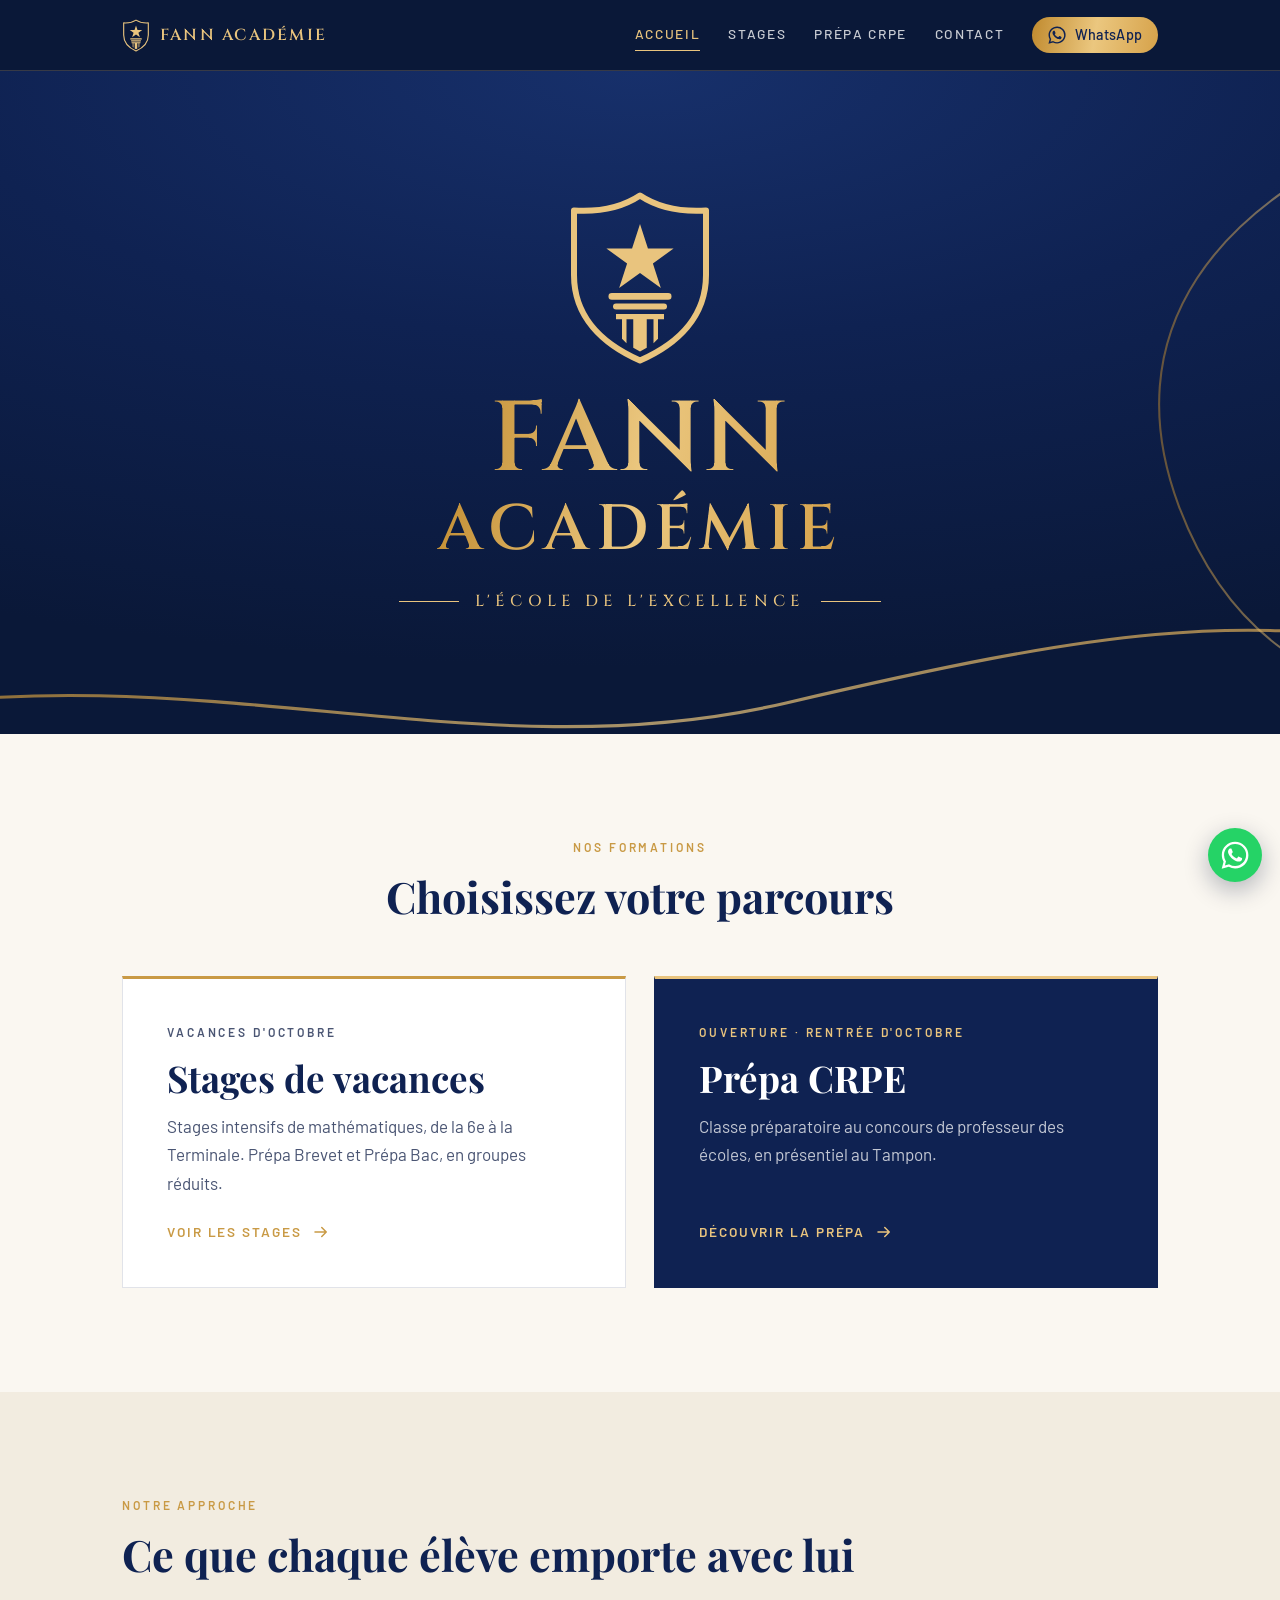
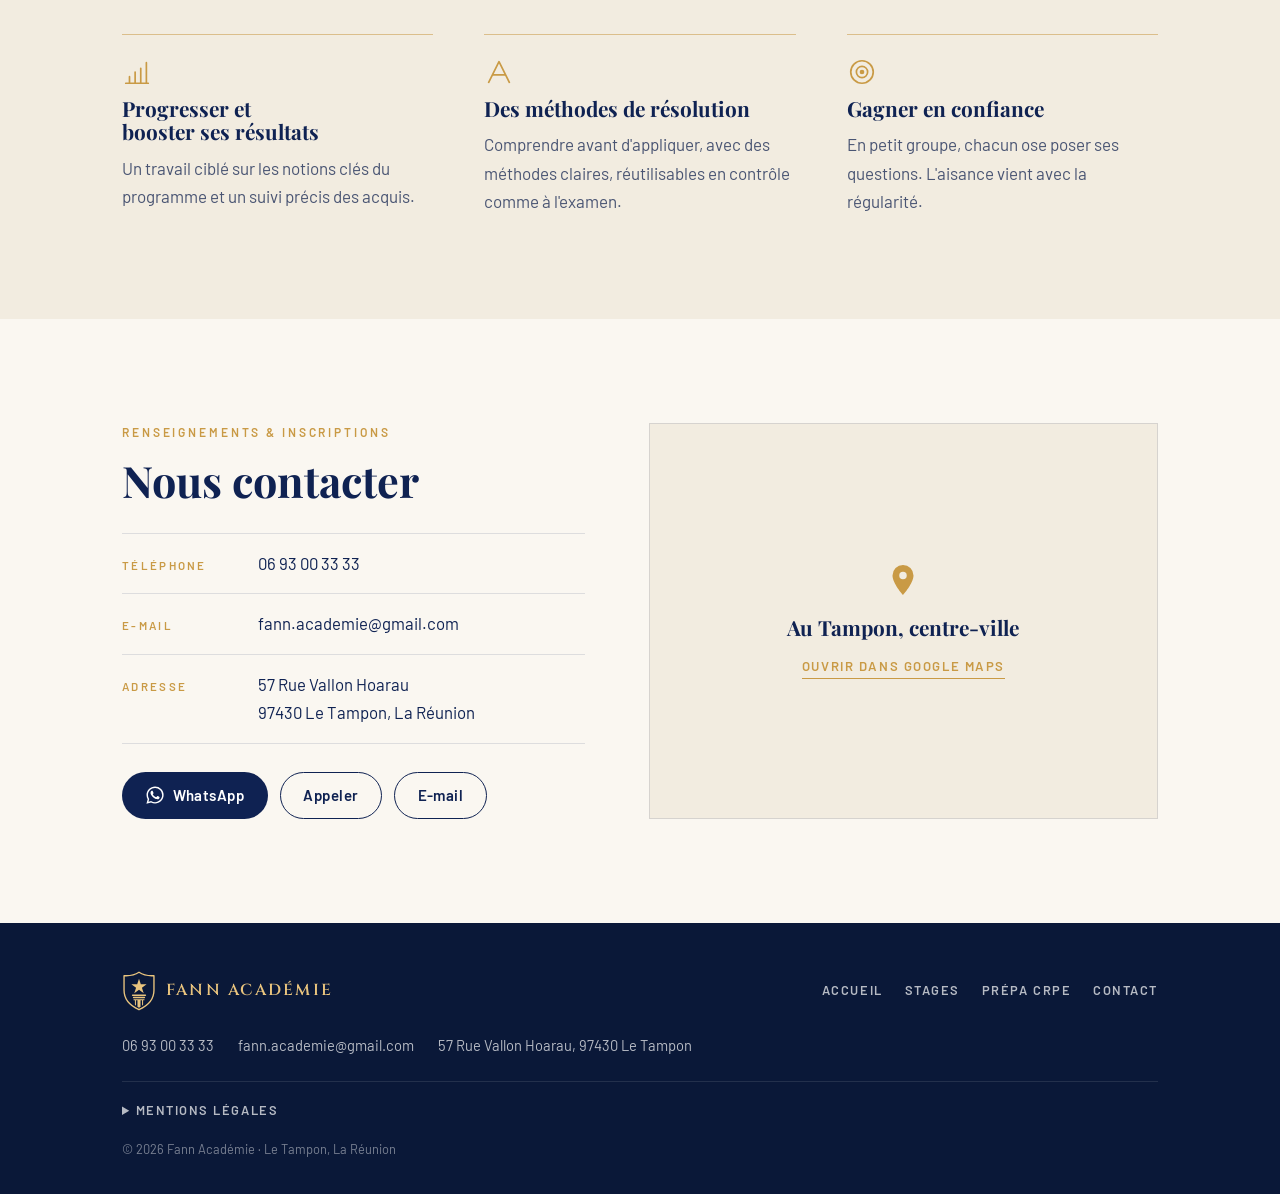
<file: index.html>
<!doctype html>
<html lang="fr">
<head>
<meta charset="utf-8">
<meta name="viewport" content="width=device-width, initial-scale=1, viewport-fit=cover">
<title>Fann Académie</title>
<meta name="description" content="Fann Académie au Tampon : stages de mathématiques pendant les vacances et classe préparatoire au CRPE.">
<meta name="theme-color" content="#0A1838">
<meta property="og:title" content="Fann Académie">
<meta property="og:description" content="Fann Académie au Tampon : stages de mathématiques pendant les vacances et classe préparatoire au CRPE.">
<link rel="icon" type="image/svg+xml" href="favicon.svg">
<link rel="preconnect" href="https://fonts.googleapis.com">
<link rel="preconnect" href="https://fonts.gstatic.com" crossorigin>
<link rel="stylesheet" href="https://fonts.googleapis.com/css2?family=Cinzel:wght@500;600&family=Playfair+Display:wght@700&family=Barlow:wght@400;500;600&display=swap">
<link rel="stylesheet" href="style.css">
</head>
<body>
<svg width="0" height="0" style="position:absolute" aria-hidden="true">
<defs><linearGradient id="g-gold" x1="0" y1="0" x2="1" y2="0"><stop offset="0" stop-color="#C08A2E"/><stop offset=".5" stop-color="#EBC77F"/><stop offset="1" stop-color="#D6A24A"/></linearGradient></defs>
<symbol id="logo" viewBox="0 0 100 116"><path d="M50 3 C38 11 22 14 6 13 V56 C6 84 25 102 50 113 C75 102 94 84 94 56 V13 C78 14 62 11 50 3 Z" fill="none" stroke="currentColor" stroke-width="4" stroke-linejoin="round"/><path d="M50 22 l5.3 16.3 h17.1 l-13.8 10 5.3 16.3 L50 54.6 36.1 64.6 l5.3-16.3 -13.8-10 h17.1 Z" fill="currentColor"/><rect x="29" y="68" width="42" height="4.5" rx="2.2" fill="currentColor"/><rect x="32" y="75" width="36" height="4" rx="2" fill="currentColor"/><path d="M34 82 h32 v3.5 h-4 v13 l-3 3 v-16 h-4.5 v19 l-4.5 2.5 -4.5-2.5 v-19 H41 v16 l-3-3 v-13 h-4 Z" fill="currentColor"/></symbol>
<symbol id="wa" viewBox="0 0 24 24"><path fill="currentColor" d="M17.47 14.38c-.3-.15-1.75-.86-2.02-.96-.27-.1-.47-.15-.67.15-.2.3-.77.96-.94 1.16-.17.2-.35.22-.64.07-.3-.15-1.25-.46-2.38-1.47-.88-.79-1.47-1.76-1.65-2.06-.17-.3-.02-.46.13-.6.13-.14.3-.35.45-.52.15-.17.2-.3.3-.5.1-.2.05-.37-.03-.52-.07-.15-.67-1.6-.92-2.2-.24-.58-.49-.5-.67-.5h-.57c-.2 0-.52.07-.8.37-.27.3-1.04 1.02-1.04 2.48s1.07 2.88 1.21 3.08c.15.2 2.1 3.2 5.08 4.49.71.31 1.26.49 1.7.63.71.22 1.36.19 1.87.12.57-.09 1.75-.72 2-1.41.25-.7.25-1.29.17-1.41-.07-.12-.27-.2-.57-.35M12.05 21.5h-.01a9.4 9.4 0 0 1-4.8-1.31l-.34-.2-3.57.93.95-3.48-.22-.36a9.4 9.4 0 0 1-1.44-5.02c0-5.2 4.24-9.44 9.45-9.44a9.38 9.38 0 0 1 9.44 9.45c0 5.2-4.24 9.43-9.44 9.43m8.04-17.47A11.3 11.3 0 0 0 12.05.7C5.78.7.68 5.8.68 12.06c0 2 .52 3.96 1.52 5.68L.58 23.7l6.1-1.6a11.33 11.33 0 0 0 5.43 1.38h.01c6.26 0 11.36-5.1 11.37-11.37 0-3.03-1.18-5.89-3.32-8.03"/></symbol>
<symbol id="arrow" viewBox="0 0 24 24"><path d="M4 12h15M13 6l6 6-6 6" fill="none" stroke="currentColor" stroke-width="2" stroke-linecap="round" stroke-linejoin="round"/></symbol>
<symbol id="pin" viewBox="0 0 24 24"><path fill="currentColor" d="M12 2a7 7 0 0 0-7 7c0 5.2 7 13 7 13s7-7.8 7-13a7 7 0 0 0-7-7zm0 9.5A2.5 2.5 0 1 1 12 6.5a2.5 2.5 0 0 1 0 5z"/></symbol>
</svg>
<header class="top"><div class="wrap">
<a class="brand" href="index.html" aria-label="Fann Académie, accueil"><svg><use href="#logo"/></svg><b>FANN ACADÉMIE</b></a>
<button class="menu-btn" id="menu-btn" aria-expanded="false" aria-controls="nav">Menu</button>
<nav class="nav" id="nav">
<a href="index.html" aria-current="page">Accueil</a>
<a href="stages.html">Stages</a>
<a href="prepa-crpe.html">Prépa CRPE</a>
<a href="index.html#contact">Contact</a>
<a class="btn btn-gold" href="https://wa.me/262693003333" target="_blank" rel="noopener"><svg><use href="#wa"/></svg>WhatsApp</a>
</nav></div></header>
<main>
<section class="hero" aria-label="Fann Académie">
<svg class="swoosh" viewBox="0 0 1440 640" preserveAspectRatio="xMidYMid slice" aria-hidden="true"><g fill="none" stroke="url(#g-gold)" stroke-linecap="round">
<path d="M-40 620 C 300 560, 560 680, 860 610 S 1300 520, 1500 560" stroke-width="3" opacity=".7"/>
<path d="M1500 40 C 1260 120, 1180 260, 1240 420 S 1420 600, 1500 620" stroke-width="2" opacity=".5"/>
</g></svg>
<div class="wrap lockup">
<svg class="shield" viewBox="0 0 100 116" role="img" aria-label="Logo Fann Académie"><use href="#logo"/></svg>
<h1><span>FANN</span><span>ACADÉMIE</span></h1>
<p class="motto ruled">L'ÉCOLE DE L'EXCELLENCE</p>
</div>
</section>

<section aria-labelledby="f-title">
<div class="wrap">
<div class="sec-head center"><p class="eyebrow">Nos formations</p><h2 id="f-title">Choisissez votre parcours</h2></div>
<div class="choices">
<a class="choice" href="stages.html">
<p class="eyebrow">Vacances d'octobre</p>
<h3>Stages de vacances</h3>
<p>Stages intensifs de mathématiques, de la 6e à la Terminale. Prépa Brevet et Prépa Bac, en groupes réduits.</p>
<span class="go">Voir les stages <svg><use href="#arrow"/></svg></span>
</a>
<a class="choice dark" href="prepa-crpe.html">
<p class="eyebrow">Ouverture · Rentrée d'octobre</p>
<h3>Prépa CRPE</h3>
<p>Classe préparatoire au concours de professeur des écoles, en présentiel au Tampon.</p>
<span class="go">Découvrir la prépa <svg><use href="#arrow"/></svg></span>
</a>
</div>
</div>
</section>

<section class="approach" aria-labelledby="a-title">
<div class="wrap">
<div class="sec-head"><p class="eyebrow">Notre approche</p><h2 id="a-title">Ce que chaque élève emporte avec lui</h2></div>
<div class="trio">
<div><svg viewBox="0 0 32 32" fill="none" stroke="currentColor" stroke-width="1.8" stroke-linecap="round"><path d="M4 28h24M8 28v-7M14 28V16M20 28V12M26 28V6"/></svg><h3>Progresser et booster ses résultats</h3><p>Un travail ciblé sur les notions clés du programme et un suivi précis des acquis.</p></div>
<div><svg viewBox="0 0 32 32" fill="none" stroke="currentColor" stroke-width="1.8" stroke-linecap="round" stroke-linejoin="round"><path d="M5 27 L16 5 27 27"/><path d="M9.5 19h13"/></svg><h3>Des méthodes de résolution</h3><p>Comprendre avant d'appliquer, avec des méthodes claires, réutilisables en contrôle comme à l'examen.</p></div>
<div><svg viewBox="0 0 32 32" fill="none" stroke="currentColor" stroke-width="1.8"><circle cx="16" cy="16" r="12"/><circle cx="16" cy="16" r="6"/><circle cx="16" cy="16" r="1.6" fill="currentColor"/></svg><h3>Gagner en confiance</h3><p>En petit groupe, chacun ose poser ses questions. L'aisance vient avec la régularité.</p></div>
</div>
</div>
</section>

<section id="contact" aria-labelledby="c-title">
<div class="wrap contact-grid">
<div>
<p class="eyebrow">Renseignements &amp; inscriptions</p>
<h2 id="c-title" style="margin-top:14px">Nous contacter</h2>
<dl class="coords">
<div class="coord"><dt>Téléphone</dt><dd><a href="tel:+262693003333">06 93 00 33 33</a></dd></div>
<div class="coord"><dt>E-mail</dt><dd><a href="mailto:fann.academie@gmail.com">fann.academie@gmail.com</a></dd></div>
<div class="coord"><dt>Adresse</dt><dd>57 Rue Vallon Hoarau<br>97430 Le Tampon, La Réunion</dd></div>
</dl>
<div class="ctas"><a class="btn btn-navy" href="https://wa.me/262693003333" target="_blank" rel="noopener"><svg><use href="#wa"/></svg>WhatsApp</a><a class="btn btn-line" href="tel:+262693003333">Appeler</a><a class="btn btn-line" href="mailto:fann.academie@gmail.com">E-mail</a></div>
</div>
<div class="map" id="map"><div class="map-fallback"><svg><use href="#pin"/></svg><p>Au Tampon, centre-ville</p><a href="https://www.google.com/maps/search/?api=1&amp;query=57+Rue+Vallon+Hoarau+97430+Le+Tampon" target="_blank" rel="noopener">Ouvrir dans Google Maps</a></div></div>
</div>
</section>
</main>
<footer><div class="wrap">
<div class="row">
<a class="brand" href="index.html"><svg><use href="#logo"/></svg><b>FANN ACADÉMIE</b></a>
<nav><a href="index.html">Accueil</a><a href="stages.html">Stages</a><a href="prepa-crpe.html">Prépa CRPE</a><a href="index.html#contact">Contact</a></nav>
</div>
<p class="contact-line"><a href="tel:+262693003333">06 93 00 33 33</a><a href="mailto:fann.academie@gmail.com">fann.academie@gmail.com</a><span>57 Rue Vallon Hoarau, 97430 Le Tampon</span></p>
<details><summary>Mentions légales</summary>
<p>Éditeur : Fann Académie, 57 Rue Vallon Hoarau, 97430 Le Tampon, La Réunion. Contact : fann.academie@gmail.com, 06 93 00 33 33. Numéro SIRET : en cours d'attribution.</p>
<p>Hébergement : GitHub Pages, GitHub Inc., 88 Colin P. Kelly Jr Street, San Francisco, CA 94107, États-Unis.</p>
<p>Ce site ne dépose aucun cookie de mesure d'audience. Les informations transmises par téléphone, e-mail ou WhatsApp servent uniquement à répondre à vos demandes.</p>
</details>
<p class="copy">© 2026 Fann Académie · Le Tampon, La Réunion</p>
</div></footer>
<a class="wa-float" href="https://wa.me/262693003333" target="_blank" rel="noopener" aria-label="Nous écrire sur WhatsApp"><svg><use href="#wa"/></svg></a>
<script>
(function(){
var b=document.getElementById('menu-btn'),n=document.getElementById('nav');
b.addEventListener('click',function(){var o=n.classList.toggle('open');b.setAttribute('aria-expanded',o)});
n.querySelectorAll('a').forEach(function(a){a.addEventListener('click',function(){n.classList.remove('open');b.setAttribute('aria-expanded',false)})});
var m=document.getElementById('map');
if(m&&(/fann-academie|github\.io|localhost|127\.0\.0\.1/.test(location.hostname)||location.protocol==='file:')){
var f=document.createElement('iframe');f.src='https://maps.google.com/maps?q=57%20Rue%20Vallon%20Hoarau%2C%2097430%20Le%20Tampon&z=16&output=embed';
f.title="Plan d'accès Fann Académie";f.loading='lazy';f.referrerPolicy='no-referrer-when-downgrade';m.appendChild(f);}
})();
</script>
</body>
</html>
</file>
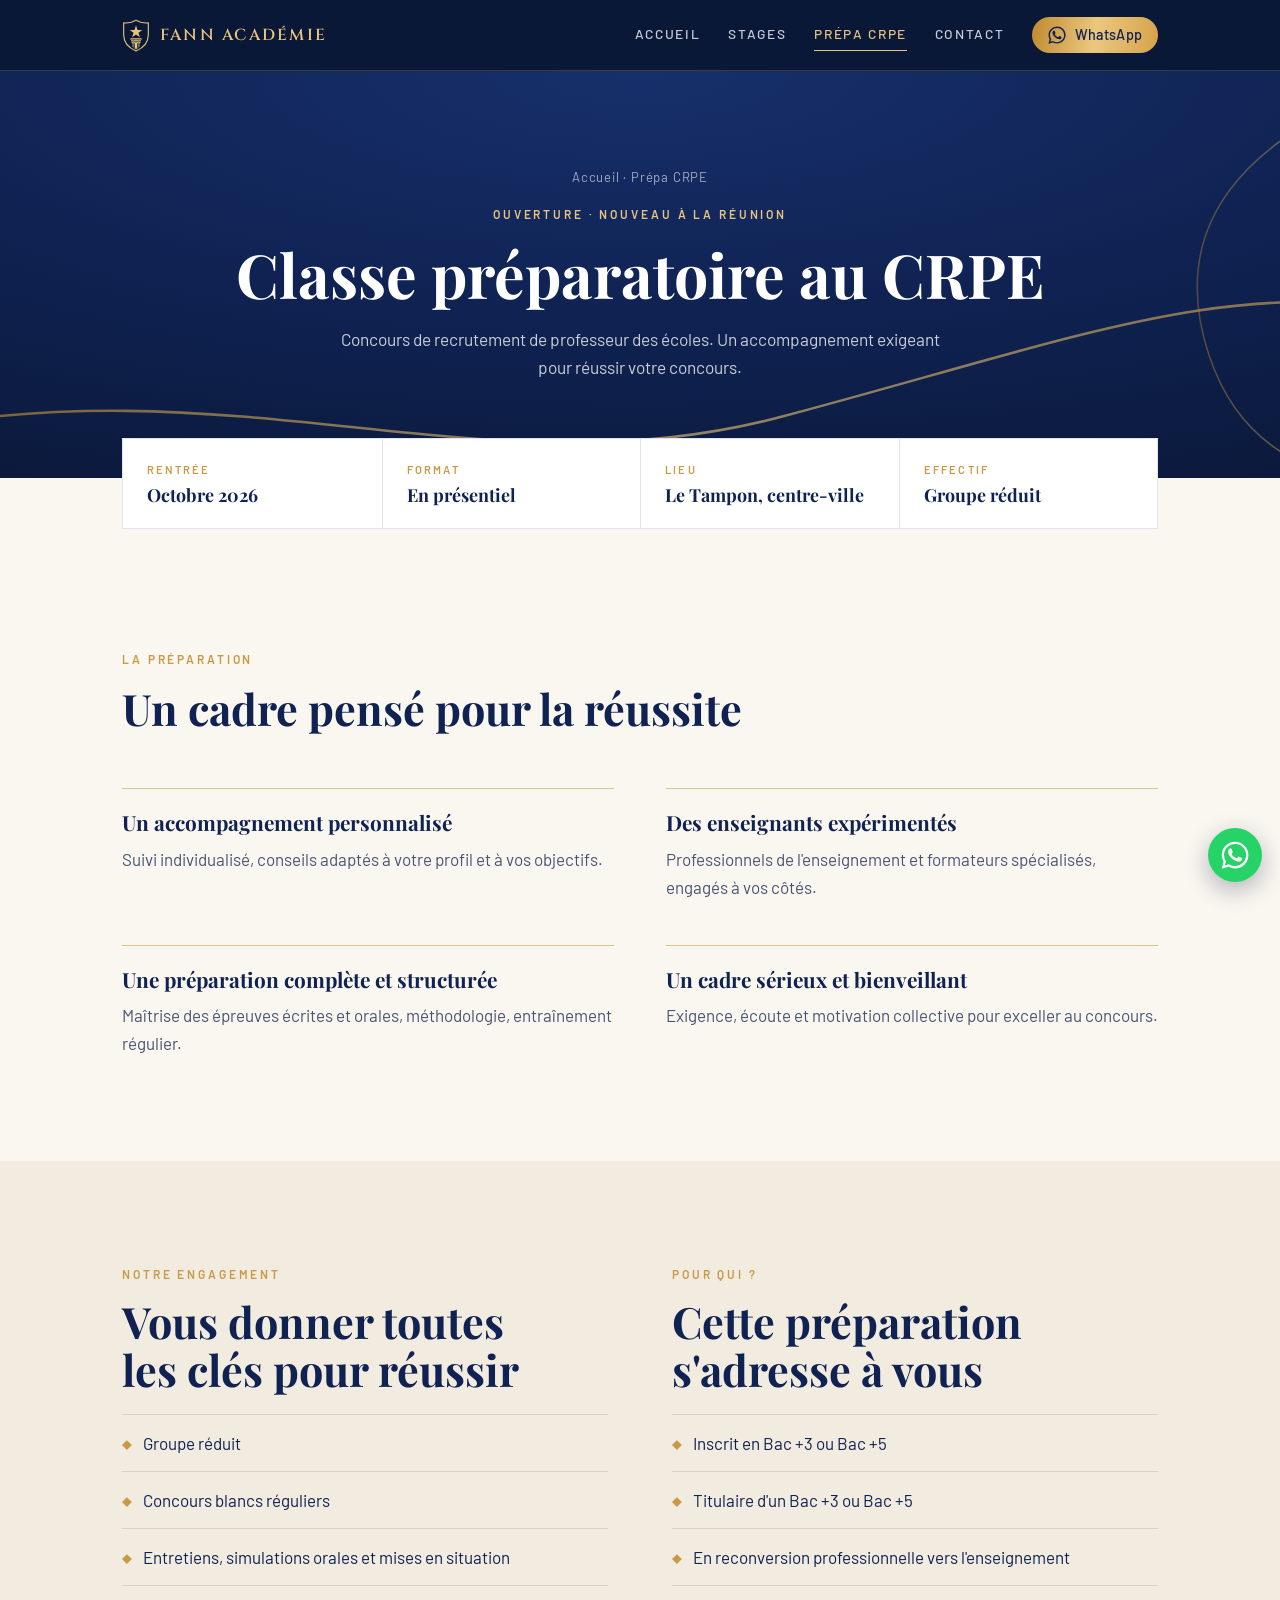
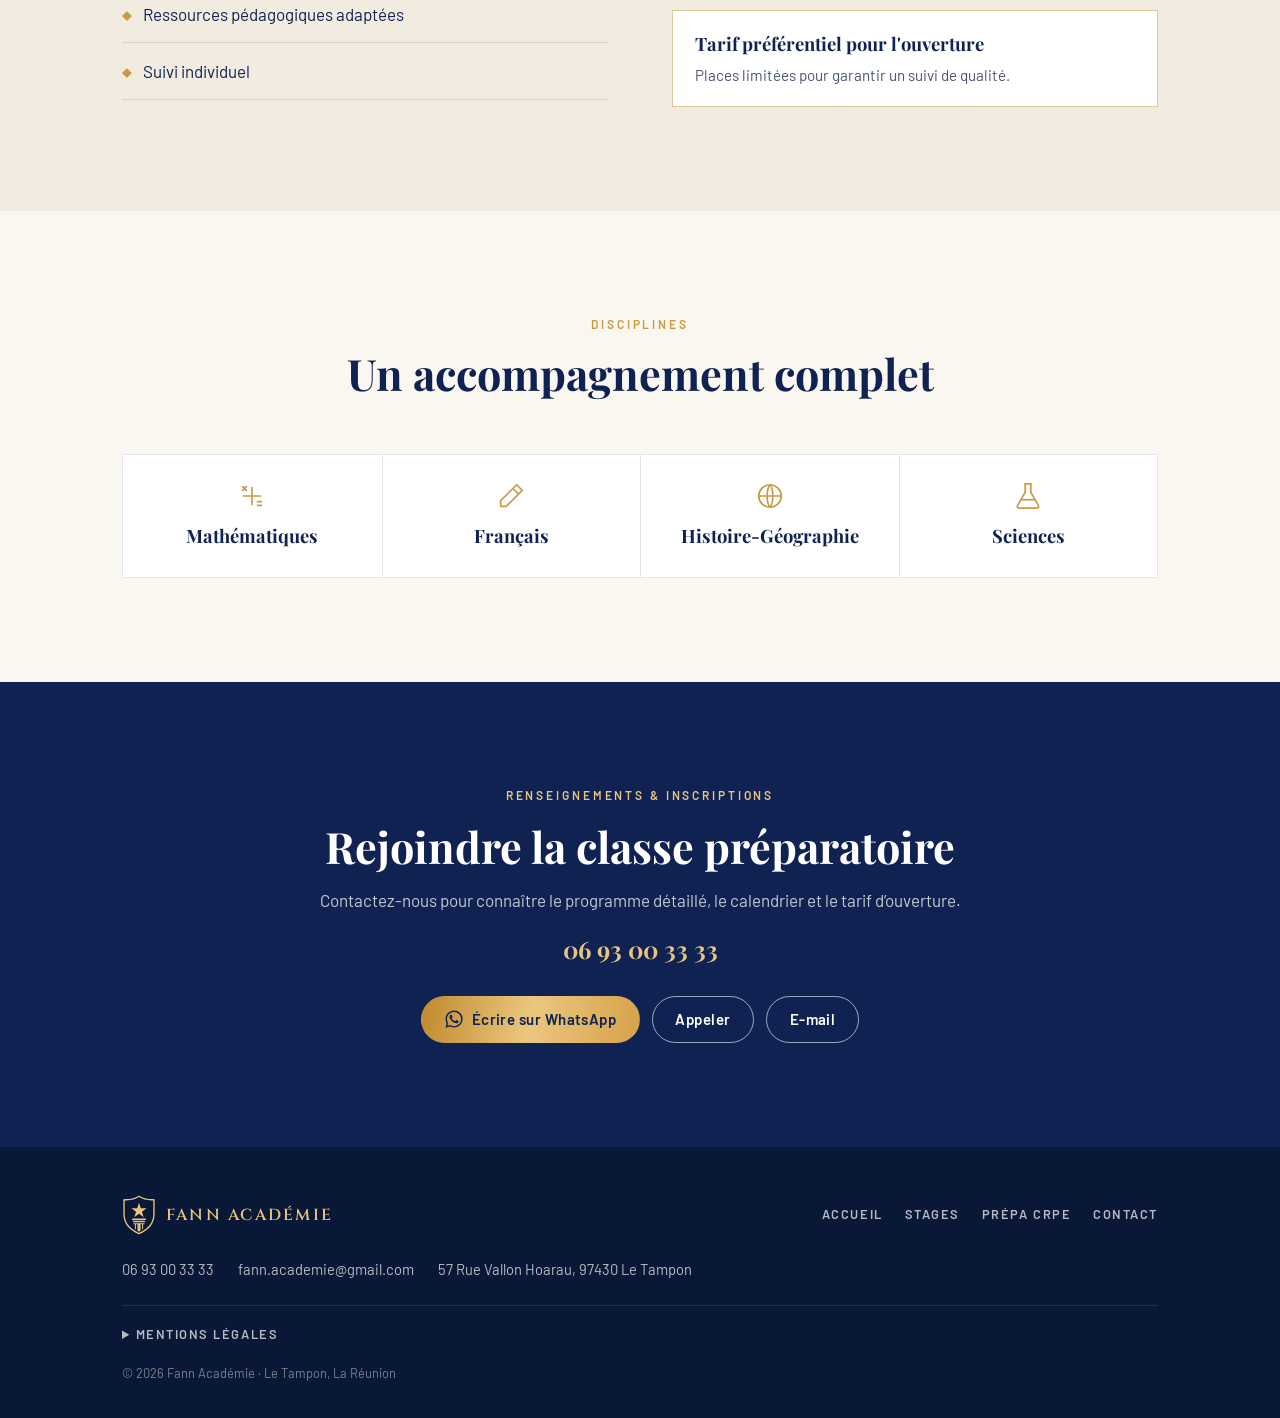
<file: prepa-crpe.html>
<!doctype html>
<html lang="fr">
<head>
<meta charset="utf-8">
<meta name="viewport" content="width=device-width, initial-scale=1, viewport-fit=cover">
<title>Prépa CRPE · Fann Académie</title>
<meta name="description" content="Classe préparatoire au concours de professeur des écoles (CRPE) au Tampon, rentrée en octobre.">
<meta name="theme-color" content="#0A1838">
<meta property="og:title" content="Prépa CRPE · Fann Académie">
<meta property="og:description" content="Classe préparatoire au concours de professeur des écoles (CRPE) au Tampon, rentrée en octobre.">
<link rel="icon" type="image/svg+xml" href="favicon.svg">
<link rel="preconnect" href="https://fonts.googleapis.com">
<link rel="preconnect" href="https://fonts.gstatic.com" crossorigin>
<link rel="stylesheet" href="https://fonts.googleapis.com/css2?family=Cinzel:wght@500;600&family=Playfair+Display:wght@700&family=Barlow:wght@400;500;600&display=swap">
<link rel="stylesheet" href="style.css">
</head>
<body>
<svg width="0" height="0" style="position:absolute" aria-hidden="true">
<defs><linearGradient id="g-gold" x1="0" y1="0" x2="1" y2="0"><stop offset="0" stop-color="#C08A2E"/><stop offset=".5" stop-color="#EBC77F"/><stop offset="1" stop-color="#D6A24A"/></linearGradient></defs>
<symbol id="logo" viewBox="0 0 100 116"><path d="M50 3 C38 11 22 14 6 13 V56 C6 84 25 102 50 113 C75 102 94 84 94 56 V13 C78 14 62 11 50 3 Z" fill="none" stroke="currentColor" stroke-width="4" stroke-linejoin="round"/><path d="M50 22 l5.3 16.3 h17.1 l-13.8 10 5.3 16.3 L50 54.6 36.1 64.6 l5.3-16.3 -13.8-10 h17.1 Z" fill="currentColor"/><rect x="29" y="68" width="42" height="4.5" rx="2.2" fill="currentColor"/><rect x="32" y="75" width="36" height="4" rx="2" fill="currentColor"/><path d="M34 82 h32 v3.5 h-4 v13 l-3 3 v-16 h-4.5 v19 l-4.5 2.5 -4.5-2.5 v-19 H41 v16 l-3-3 v-13 h-4 Z" fill="currentColor"/></symbol>
<symbol id="wa" viewBox="0 0 24 24"><path fill="currentColor" d="M17.47 14.38c-.3-.15-1.75-.86-2.02-.96-.27-.1-.47-.15-.67.15-.2.3-.77.96-.94 1.16-.17.2-.35.22-.64.07-.3-.15-1.25-.46-2.38-1.47-.88-.79-1.47-1.76-1.65-2.06-.17-.3-.02-.46.13-.6.13-.14.3-.35.45-.52.15-.17.2-.3.3-.5.1-.2.05-.37-.03-.52-.07-.15-.67-1.6-.92-2.2-.24-.58-.49-.5-.67-.5h-.57c-.2 0-.52.07-.8.37-.27.3-1.04 1.02-1.04 2.48s1.07 2.88 1.21 3.08c.15.2 2.1 3.2 5.08 4.49.71.31 1.26.49 1.7.63.71.22 1.36.19 1.87.12.57-.09 1.75-.72 2-1.41.25-.7.25-1.29.17-1.41-.07-.12-.27-.2-.57-.35M12.05 21.5h-.01a9.4 9.4 0 0 1-4.8-1.31l-.34-.2-3.57.93.95-3.48-.22-.36a9.4 9.4 0 0 1-1.44-5.02c0-5.2 4.24-9.44 9.45-9.44a9.38 9.38 0 0 1 9.44 9.45c0 5.2-4.24 9.43-9.44 9.43m8.04-17.47A11.3 11.3 0 0 0 12.05.7C5.78.7.68 5.8.68 12.06c0 2 .52 3.96 1.52 5.68L.58 23.7l6.1-1.6a11.33 11.33 0 0 0 5.43 1.38h.01c6.26 0 11.36-5.1 11.37-11.37 0-3.03-1.18-5.89-3.32-8.03"/></symbol>
<symbol id="arrow" viewBox="0 0 24 24"><path d="M4 12h15M13 6l6 6-6 6" fill="none" stroke="currentColor" stroke-width="2" stroke-linecap="round" stroke-linejoin="round"/></symbol>
<symbol id="pin" viewBox="0 0 24 24"><path fill="currentColor" d="M12 2a7 7 0 0 0-7 7c0 5.2 7 13 7 13s7-7.8 7-13a7 7 0 0 0-7-7zm0 9.5A2.5 2.5 0 1 1 12 6.5a2.5 2.5 0 0 1 0 5z"/></symbol>
</svg>
<header class="top"><div class="wrap">
<a class="brand" href="index.html" aria-label="Fann Académie, accueil"><svg><use href="#logo"/></svg><b>FANN ACADÉMIE</b></a>
<button class="menu-btn" id="menu-btn" aria-expanded="false" aria-controls="nav">Menu</button>
<nav class="nav" id="nav">
<a href="index.html">Accueil</a>
<a href="stages.html">Stages</a>
<a href="prepa-crpe.html" aria-current="page">Prépa CRPE</a>
<a href="index.html#contact">Contact</a>
<a class="btn btn-gold" href="https://wa.me/262693003333" target="_blank" rel="noopener"><svg><use href="#wa"/></svg>WhatsApp</a>
</nav></div></header>
<main>
<section class="page-head on-navy"><svg class="swoosh" viewBox="0 0 1440 400" preserveAspectRatio="xMidYMid slice" aria-hidden="true"><g fill="none" stroke="url(#g-gold)" stroke-linecap="round"><path d="M-40 360 C 320 280, 560 420, 860 340 S 1300 200, 1500 240" stroke-width="2.5" opacity=".6"/><path d="M1500 0 C 1300 60, 1240 160, 1280 280 S 1420 400, 1500 420" stroke-width="1.5" opacity=".4"/></g></svg><div class="wrap">
<p class="crumb"><a href="index.html">Accueil</a> · Prépa CRPE</p>
<p class="eyebrow">Ouverture · Nouveau à La Réunion</p>
<h1>Classe préparatoire au CRPE</h1>
<p class="lead">Concours de recrutement de professeur des écoles. Un accompagnement exigeant pour réussir votre concours.</p>
</div></section>

<div class="wrap">
<dl class="facts">
<div><dt>Rentrée</dt><dd>Octobre 2026</dd></div>
<div><dt>Format</dt><dd>En présentiel</dd></div>
<div><dt>Lieu</dt><dd>Le Tampon, centre-ville</dd></div>
<div><dt>Effectif</dt><dd>Groupe réduit</dd></div>
</dl>
</div>

<section aria-labelledby="pr-title">
<div class="wrap">
<div class="sec-head"><p class="eyebrow">La préparation</p><h2 id="pr-title">Un cadre pensé pour la réussite</h2></div>
<div class="trio four">
<div><h3>Un accompagnement personnalisé</h3><p>Suivi individualisé, conseils adaptés à votre profil et à vos objectifs.</p></div>
<div><h3>Des enseignants expérimentés</h3><p>Professionnels de l'enseignement et formateurs spécialisés, engagés à vos côtés.</p></div>
<div><h3>Une préparation complète et structurée</h3><p>Maîtrise des épreuves écrites et orales, méthodologie, entraînement régulier.</p></div>
<div><h3>Un cadre sérieux et bienveillant</h3><p>Exigence, écoute et motivation collective pour exceller au concours.</p></div>
</div>
</div>
</section>

<section class="approach" aria-label="Engagement et public">
<div class="wrap two">
<div>
<p class="eyebrow">Notre engagement</p>
<h2 style="margin-top:12px">Vous donner toutes les clés pour réussir</h2>
<ul class="list">
<li>Groupe réduit</li>
<li>Concours blancs réguliers</li>
<li>Entretiens, simulations orales et mises en situation</li>
<li>Ressources pédagogiques adaptées</li>
<li>Suivi individuel</li>
</ul>
</div>
<div>
<p class="eyebrow">Pour qui ?</p>
<h2 style="margin-top:12px">Cette préparation s'adresse à vous</h2>
<ul class="list">
<li>Inscrit en Bac +3 ou Bac +5</li>
<li>Titulaire d'un Bac +3 ou Bac +5</li>
<li>En reconversion professionnelle vers l'enseignement</li>
</ul>
<div class="offer"><b>Tarif préférentiel pour l'ouverture</b><span>Places limitées pour garantir un suivi de qualité.</span></div>
</div>
</div>
</section>

<section aria-labelledby="d-title">
<div class="wrap">
<div class="sec-head center"><p class="eyebrow">Disciplines</p><h2 id="d-title">Un accompagnement complet</h2></div>
<div class="disciplines">
<div><svg viewBox="0 0 32 32" fill="none" stroke="currentColor" stroke-width="1.8" stroke-linecap="round"><path d="M7 16h18M16 7v18"/><path d="M6 6l4 4M10 6l-4 4M22 26h4M22 22h4" /></svg><b>Mathématiques</b></div>
<div><svg viewBox="0 0 32 32" fill="none" stroke="currentColor" stroke-width="1.8" stroke-linejoin="round"><path d="M22 4l6 6L11 27H5v-6z"/><path d="M18 8l6 6"/></svg><b>Français</b></div>
<div><svg viewBox="0 0 32 32" fill="none" stroke="currentColor" stroke-width="1.8"><circle cx="16" cy="16" r="12"/><path d="M4 16h24M16 4c-4 4-4 20 0 24M16 4c4 4 4 20 0 24"/></svg><b>Histoire-Géographie</b></div>
<div><svg viewBox="0 0 32 32" fill="none" stroke="currentColor" stroke-width="1.8" stroke-linejoin="round"><path d="M12 3h8M13 3v9L5 26c-1 2 0 3 2 3h18c2 0 3-1 2-3l-8-14V3"/><path d="M9 20h14"/></svg><b>Sciences</b></div>
</div>
</div>
</section>

<section class="cta-band on-navy"><div class="wrap">
<p class="eyebrow" style="color:var(--gold-2)">Renseignements &amp; inscriptions</p>
<h2>Rejoindre la classe préparatoire</h2><p>Contactez-nous pour connaître le programme détaillé, le calendrier et le tarif d’ouverture.</p>
<p class="phone">06 93 00 33 33</p>
<div class="ctas"><a class="btn btn-gold" href="https://wa.me/262693003333?text=Bonjour%2C%20je%20souhaite%20des%20informations%20sur%20la%20classe%20pr%C3%A9paratoire%20CRPE." target="_blank" rel="noopener"><svg><use href="#wa"/></svg>Écrire sur WhatsApp</a><a class="btn btn-line" href="tel:+262693003333">Appeler</a><a class="btn btn-line" href="mailto:fann.academie@gmail.com">E-mail</a></div>
</div></section>
</main>
<footer><div class="wrap">
<div class="row">
<a class="brand" href="index.html"><svg><use href="#logo"/></svg><b>FANN ACADÉMIE</b></a>
<nav><a href="index.html">Accueil</a><a href="stages.html">Stages</a><a href="prepa-crpe.html">Prépa CRPE</a><a href="index.html#contact">Contact</a></nav>
</div>
<p class="contact-line"><a href="tel:+262693003333">06 93 00 33 33</a><a href="mailto:fann.academie@gmail.com">fann.academie@gmail.com</a><span>57 Rue Vallon Hoarau, 97430 Le Tampon</span></p>
<details><summary>Mentions légales</summary>
<p>Éditeur : Fann Académie, 57 Rue Vallon Hoarau, 97430 Le Tampon, La Réunion. Contact : fann.academie@gmail.com, 06 93 00 33 33. Numéro SIRET : en cours d'attribution.</p>
<p>Hébergement : GitHub Pages, GitHub Inc., 88 Colin P. Kelly Jr Street, San Francisco, CA 94107, États-Unis.</p>
<p>Ce site ne dépose aucun cookie de mesure d'audience. Les informations transmises par téléphone, e-mail ou WhatsApp servent uniquement à répondre à vos demandes.</p>
</details>
<p class="copy">© 2026 Fann Académie · Le Tampon, La Réunion</p>
</div></footer>
<a class="wa-float" href="https://wa.me/262693003333" target="_blank" rel="noopener" aria-label="Nous écrire sur WhatsApp"><svg><use href="#wa"/></svg></a>
<script>
(function(){
var b=document.getElementById('menu-btn'),n=document.getElementById('nav');
b.addEventListener('click',function(){var o=n.classList.toggle('open');b.setAttribute('aria-expanded',o)});
n.querySelectorAll('a').forEach(function(a){a.addEventListener('click',function(){n.classList.remove('open');b.setAttribute('aria-expanded',false)})});
var m=document.getElementById('map');
if(m&&(/fann-academie|github\.io|localhost|127\.0\.0\.1/.test(location.hostname)||location.protocol==='file:')){
var f=document.createElement('iframe');f.src='https://maps.google.com/maps?q=57%20Rue%20Vallon%20Hoarau%2C%2097430%20Le%20Tampon&z=16&output=embed';
f.title="Plan d'accès Fann Académie";f.loading='lazy';f.referrerPolicy='no-referrer-when-downgrade';m.appendChild(f);}
})();
</script>
</body>
</html>
</file>
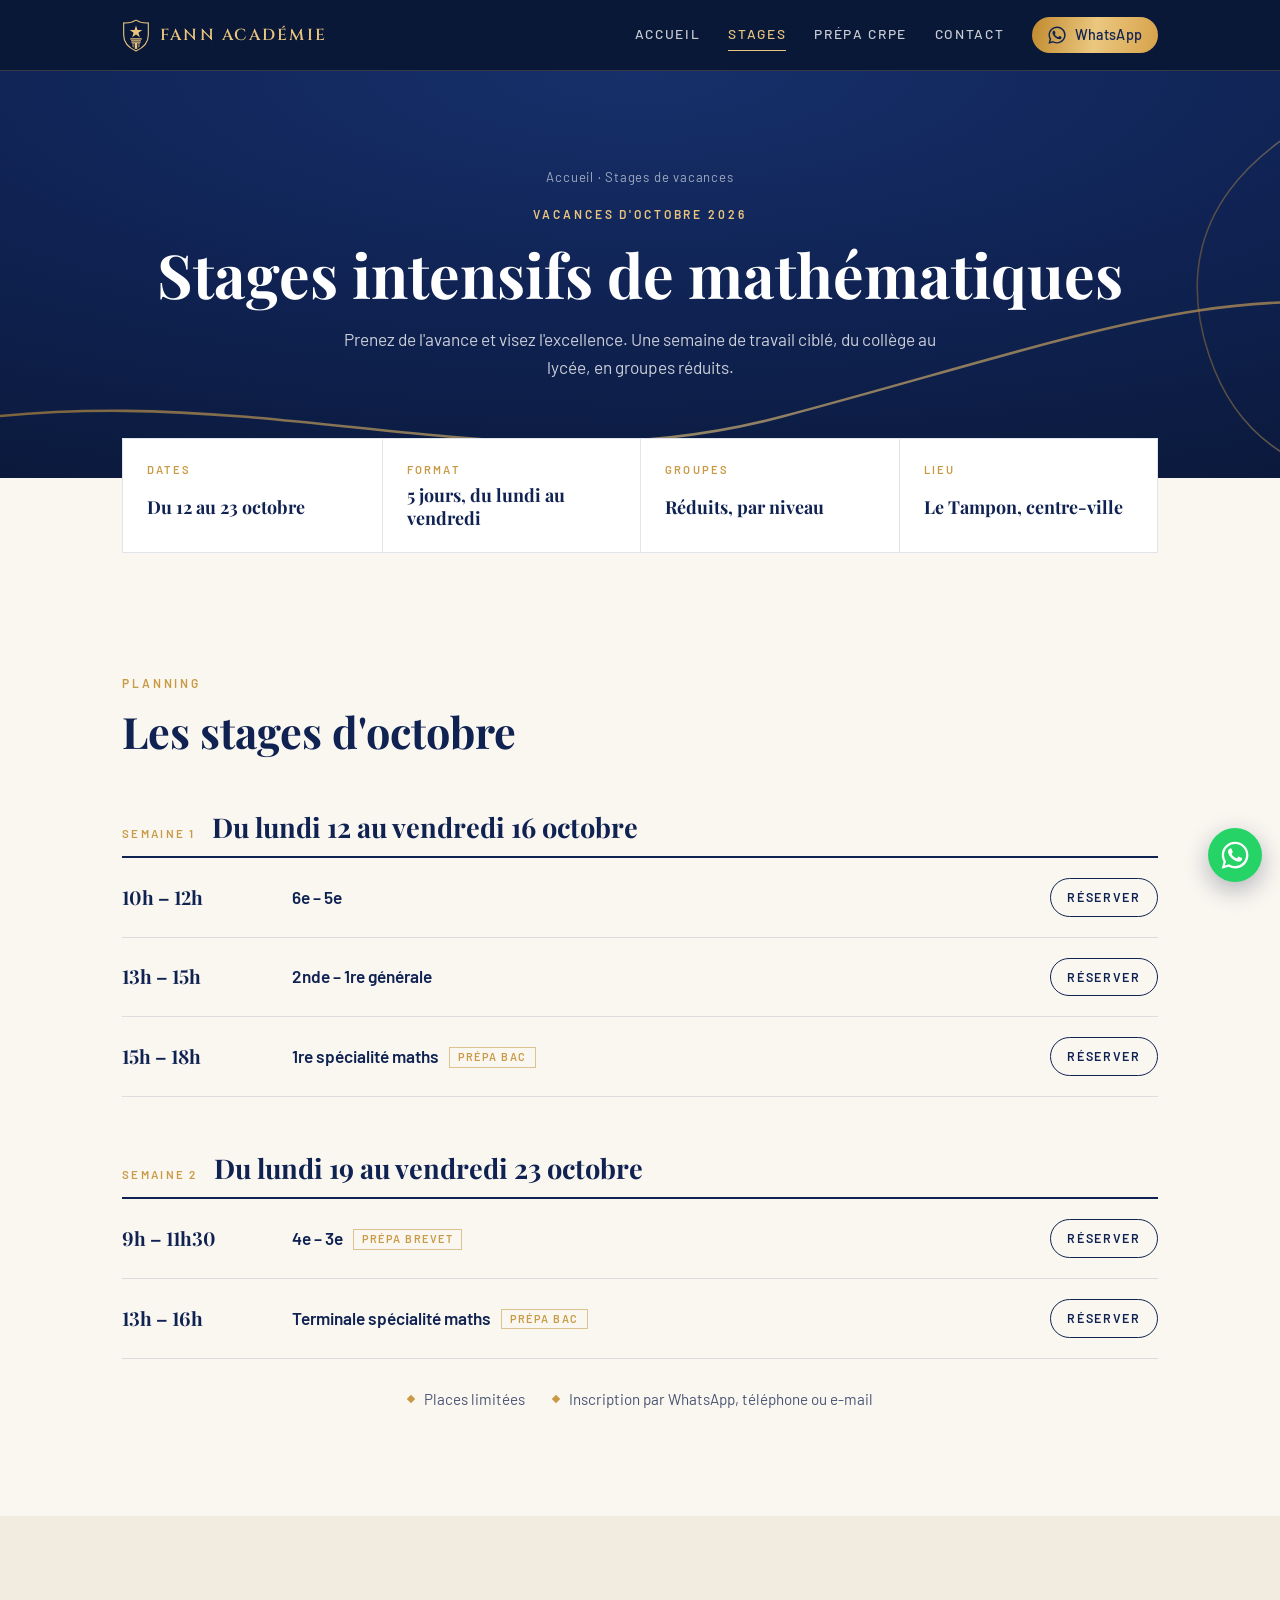
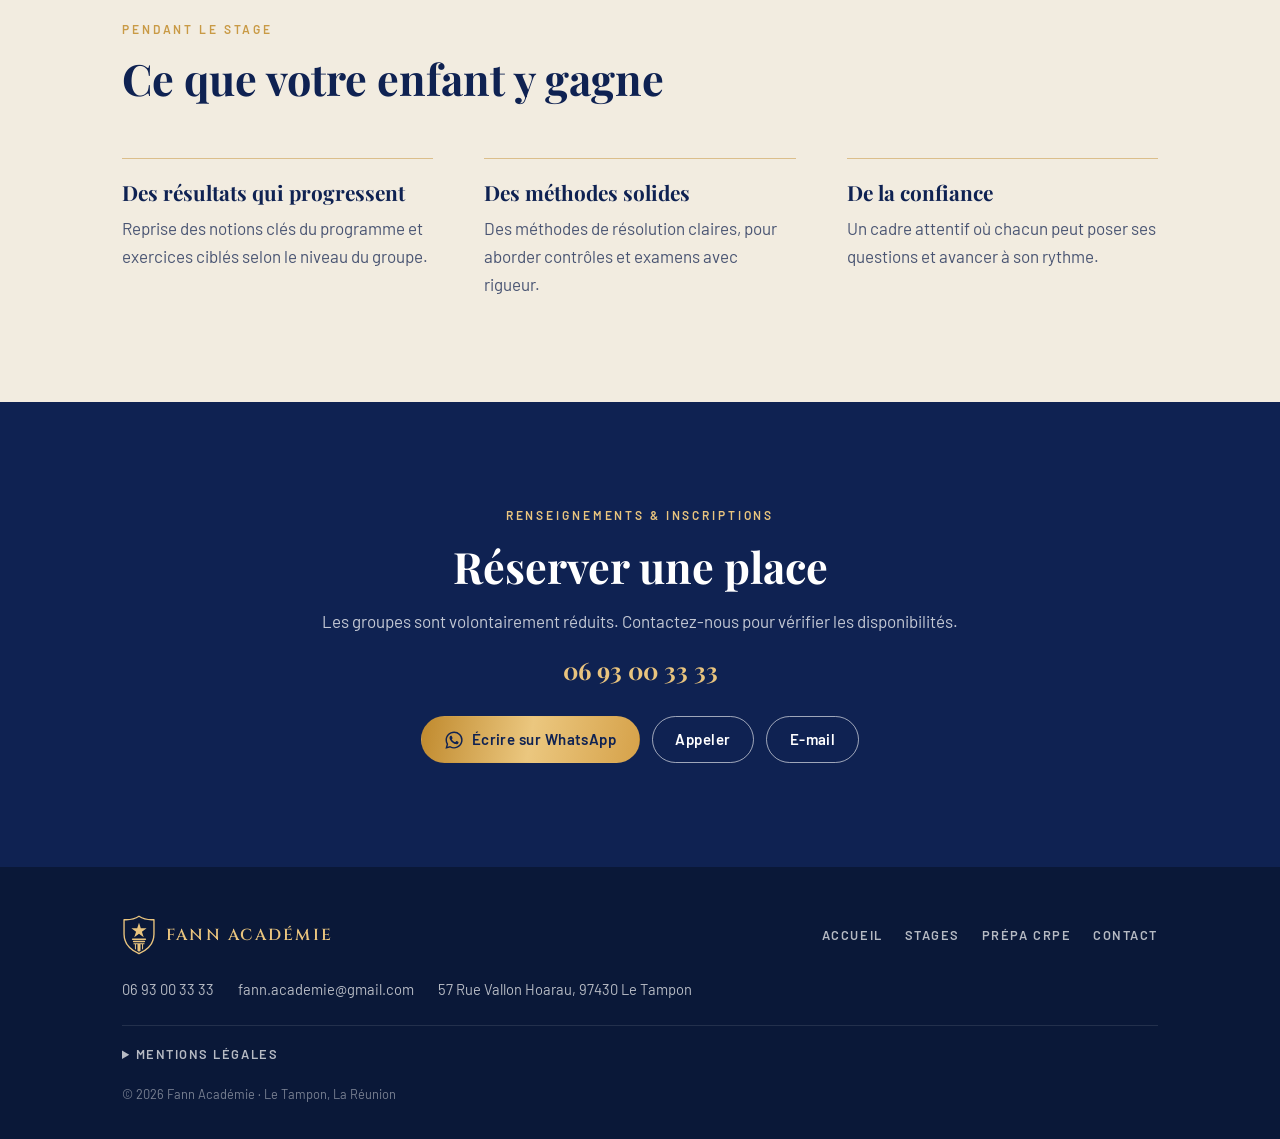
<file: stages.html>
<!doctype html>
<html lang="fr">
<head>
<meta charset="utf-8">
<meta name="viewport" content="width=device-width, initial-scale=1, viewport-fit=cover">
<title>Stages de vacances · Fann Académie</title>
<meta name="description" content="Stages intensifs de mathématiques des vacances d'octobre au Tampon, de la 6e à la Terminale.">
<meta name="theme-color" content="#0A1838">
<meta property="og:title" content="Stages de vacances · Fann Académie">
<meta property="og:description" content="Stages intensifs de mathématiques des vacances d'octobre au Tampon, de la 6e à la Terminale.">
<link rel="icon" type="image/svg+xml" href="favicon.svg">
<link rel="preconnect" href="https://fonts.googleapis.com">
<link rel="preconnect" href="https://fonts.gstatic.com" crossorigin>
<link rel="stylesheet" href="https://fonts.googleapis.com/css2?family=Cinzel:wght@500;600&family=Playfair+Display:wght@700&family=Barlow:wght@400;500;600&display=swap">
<link rel="stylesheet" href="style.css">
</head>
<body>
<svg width="0" height="0" style="position:absolute" aria-hidden="true">
<defs><linearGradient id="g-gold" x1="0" y1="0" x2="1" y2="0"><stop offset="0" stop-color="#C08A2E"/><stop offset=".5" stop-color="#EBC77F"/><stop offset="1" stop-color="#D6A24A"/></linearGradient></defs>
<symbol id="logo" viewBox="0 0 100 116"><path d="M50 3 C38 11 22 14 6 13 V56 C6 84 25 102 50 113 C75 102 94 84 94 56 V13 C78 14 62 11 50 3 Z" fill="none" stroke="currentColor" stroke-width="4" stroke-linejoin="round"/><path d="M50 22 l5.3 16.3 h17.1 l-13.8 10 5.3 16.3 L50 54.6 36.1 64.6 l5.3-16.3 -13.8-10 h17.1 Z" fill="currentColor"/><rect x="29" y="68" width="42" height="4.5" rx="2.2" fill="currentColor"/><rect x="32" y="75" width="36" height="4" rx="2" fill="currentColor"/><path d="M34 82 h32 v3.5 h-4 v13 l-3 3 v-16 h-4.5 v19 l-4.5 2.5 -4.5-2.5 v-19 H41 v16 l-3-3 v-13 h-4 Z" fill="currentColor"/></symbol>
<symbol id="wa" viewBox="0 0 24 24"><path fill="currentColor" d="M17.47 14.38c-.3-.15-1.75-.86-2.02-.96-.27-.1-.47-.15-.67.15-.2.3-.77.96-.94 1.16-.17.2-.35.22-.64.07-.3-.15-1.25-.46-2.38-1.47-.88-.79-1.47-1.76-1.65-2.06-.17-.3-.02-.46.13-.6.13-.14.3-.35.45-.52.15-.17.2-.3.3-.5.1-.2.05-.37-.03-.52-.07-.15-.67-1.6-.92-2.2-.24-.58-.49-.5-.67-.5h-.57c-.2 0-.52.07-.8.37-.27.3-1.04 1.02-1.04 2.48s1.07 2.88 1.21 3.08c.15.2 2.1 3.2 5.08 4.49.71.31 1.26.49 1.7.63.71.22 1.36.19 1.87.12.57-.09 1.75-.72 2-1.41.25-.7.25-1.29.17-1.41-.07-.12-.27-.2-.57-.35M12.05 21.5h-.01a9.4 9.4 0 0 1-4.8-1.31l-.34-.2-3.57.93.95-3.48-.22-.36a9.4 9.4 0 0 1-1.44-5.02c0-5.2 4.24-9.44 9.45-9.44a9.38 9.38 0 0 1 9.44 9.45c0 5.2-4.24 9.43-9.44 9.43m8.04-17.47A11.3 11.3 0 0 0 12.05.7C5.78.7.68 5.8.68 12.06c0 2 .52 3.96 1.52 5.68L.58 23.7l6.1-1.6a11.33 11.33 0 0 0 5.43 1.38h.01c6.26 0 11.36-5.1 11.37-11.37 0-3.03-1.18-5.89-3.32-8.03"/></symbol>
<symbol id="arrow" viewBox="0 0 24 24"><path d="M4 12h15M13 6l6 6-6 6" fill="none" stroke="currentColor" stroke-width="2" stroke-linecap="round" stroke-linejoin="round"/></symbol>
<symbol id="pin" viewBox="0 0 24 24"><path fill="currentColor" d="M12 2a7 7 0 0 0-7 7c0 5.2 7 13 7 13s7-7.8 7-13a7 7 0 0 0-7-7zm0 9.5A2.5 2.5 0 1 1 12 6.5a2.5 2.5 0 0 1 0 5z"/></symbol>
</svg>
<header class="top"><div class="wrap">
<a class="brand" href="index.html" aria-label="Fann Académie, accueil"><svg><use href="#logo"/></svg><b>FANN ACADÉMIE</b></a>
<button class="menu-btn" id="menu-btn" aria-expanded="false" aria-controls="nav">Menu</button>
<nav class="nav" id="nav">
<a href="index.html">Accueil</a>
<a href="stages.html" aria-current="page">Stages</a>
<a href="prepa-crpe.html">Prépa CRPE</a>
<a href="index.html#contact">Contact</a>
<a class="btn btn-gold" href="https://wa.me/262693003333" target="_blank" rel="noopener"><svg><use href="#wa"/></svg>WhatsApp</a>
</nav></div></header>
<main>
<section class="page-head on-navy"><svg class="swoosh" viewBox="0 0 1440 400" preserveAspectRatio="xMidYMid slice" aria-hidden="true"><g fill="none" stroke="url(#g-gold)" stroke-linecap="round"><path d="M-40 360 C 320 280, 560 420, 860 340 S 1300 200, 1500 240" stroke-width="2.5" opacity=".6"/><path d="M1500 0 C 1300 60, 1240 160, 1280 280 S 1420 400, 1500 420" stroke-width="1.5" opacity=".4"/></g></svg><div class="wrap">
<p class="crumb"><a href="index.html">Accueil</a> · Stages de vacances</p>
<p class="eyebrow">Vacances d'octobre 2026</p>
<h1>Stages intensifs de mathématiques</h1>
<p class="lead">Prenez de l'avance et visez l'excellence. Une semaine de travail ciblé, du collège au lycée, en groupes réduits.</p>
</div></section>

<div class="wrap">
<dl class="facts">
<div><dt>Dates</dt><dd>Du 12 au 23 octobre</dd></div>
<div><dt>Format</dt><dd>5 jours, du lundi au vendredi</dd></div>
<div><dt>Groupes</dt><dd>Réduits, par niveau</dd></div>
<div><dt>Lieu</dt><dd>Le Tampon, centre-ville</dd></div>
</dl>
</div>

<section aria-labelledby="p-title">
<div class="wrap">
<div class="sec-head"><p class="eyebrow">Planning</p><h2 id="p-title">Les stages d'octobre</h2></div>
<div class="weeks">
<div class="week"><h3><small>Semaine 1</small>Du lundi 12 au vendredi 16 octobre</h3>
<div class="slot"><time>10h – 12h</time><div class="lvl">6e – 5e</div><a href="https://wa.me/262693003333?text=Bonjour%2C%20je%20souhaite%20inscrire%20mon%20enfant%20au%20stage%206e-5e%20du%2012%20au%2016%20octobre." target="_blank" rel="noopener">Réserver</a></div>
<div class="slot"><time>13h – 15h</time><div class="lvl">2nde – 1re générale</div><a href="https://wa.me/262693003333?text=Bonjour%2C%20je%20souhaite%20une%20inscription%20au%20stage%202nde%20-%201re%20g%C3%A9n%C3%A9rale%20du%2012%20au%2016%20octobre." target="_blank" rel="noopener">Réserver</a></div>
<div class="slot"><time>15h – 18h</time><div class="lvl">1re spécialité maths<span class="tag">Prépa Bac</span></div><a href="https://wa.me/262693003333?text=Bonjour%2C%20je%20souhaite%20une%20inscription%20au%20stage%201re%20sp%C3%A9cialit%C3%A9%20maths%20du%2012%20au%2016%20octobre." target="_blank" rel="noopener">Réserver</a></div>
</div>
<div class="week"><h3><small>Semaine 2</small>Du lundi 19 au vendredi 23 octobre</h3>
<div class="slot"><time>9h – 11h30</time><div class="lvl">4e – 3e<span class="tag">Prépa Brevet</span></div><a href="https://wa.me/262693003333?text=Bonjour%2C%20je%20souhaite%20inscrire%20mon%20enfant%20au%20stage%204e-3e%20du%2019%20au%2023%20octobre." target="_blank" rel="noopener">Réserver</a></div>
<div class="slot"><time>13h – 16h</time><div class="lvl">Terminale spécialité maths<span class="tag">Prépa Bac</span></div><a href="https://wa.me/262693003333?text=Bonjour%2C%20je%20souhaite%20une%20inscription%20au%20stage%20Terminale%20sp%C3%A9cialit%C3%A9%20maths%20du%2019%20au%2023%20octobre." target="_blank" rel="noopener">Réserver</a></div>
</div>
</div>
<p class="note"><span>Places limitées</span><span>Inscription par WhatsApp, téléphone ou e-mail</span></p>
</div>
</section>

<section class="approach" aria-labelledby="s-title">
<div class="wrap">
<div class="sec-head"><p class="eyebrow">Pendant le stage</p><h2 id="s-title">Ce que votre enfant y gagne</h2></div>
<div class="trio">
<div><h3>Des résultats qui progressent</h3><p>Reprise des notions clés du programme et exercices ciblés selon le niveau du groupe.</p></div>
<div><h3>Des méthodes solides</h3><p>Des méthodes de résolution claires, pour aborder contrôles et examens avec rigueur.</p></div>
<div><h3>De la confiance</h3><p>Un cadre attentif où chacun peut poser ses questions et avancer à son rythme.</p></div>
</div>
</div>
</section>

<section class="cta-band on-navy"><div class="wrap">
<p class="eyebrow" style="color:var(--gold-2)">Renseignements &amp; inscriptions</p>
<h2>Réserver une place</h2><p>Les groupes sont volontairement réduits. Contactez-nous pour vérifier les disponibilités.</p>
<p class="phone">06 93 00 33 33</p>
<div class="ctas"><a class="btn btn-gold" href="https://wa.me/262693003333?text=Bonjour%2C%20je%20souhaite%20des%20informations%20sur%20les%20stages%20d%27octobre." target="_blank" rel="noopener"><svg><use href="#wa"/></svg>Écrire sur WhatsApp</a><a class="btn btn-line" href="tel:+262693003333">Appeler</a><a class="btn btn-line" href="mailto:fann.academie@gmail.com">E-mail</a></div>
</div></section>
</main>
<footer><div class="wrap">
<div class="row">
<a class="brand" href="index.html"><svg><use href="#logo"/></svg><b>FANN ACADÉMIE</b></a>
<nav><a href="index.html">Accueil</a><a href="stages.html">Stages</a><a href="prepa-crpe.html">Prépa CRPE</a><a href="index.html#contact">Contact</a></nav>
</div>
<p class="contact-line"><a href="tel:+262693003333">06 93 00 33 33</a><a href="mailto:fann.academie@gmail.com">fann.academie@gmail.com</a><span>57 Rue Vallon Hoarau, 97430 Le Tampon</span></p>
<details><summary>Mentions légales</summary>
<p>Éditeur : Fann Académie, 57 Rue Vallon Hoarau, 97430 Le Tampon, La Réunion. Contact : fann.academie@gmail.com, 06 93 00 33 33. Numéro SIRET : en cours d'attribution.</p>
<p>Hébergement : GitHub Pages, GitHub Inc., 88 Colin P. Kelly Jr Street, San Francisco, CA 94107, États-Unis.</p>
<p>Ce site ne dépose aucun cookie de mesure d'audience. Les informations transmises par téléphone, e-mail ou WhatsApp servent uniquement à répondre à vos demandes.</p>
</details>
<p class="copy">© 2026 Fann Académie · Le Tampon, La Réunion</p>
</div></footer>
<a class="wa-float" href="https://wa.me/262693003333" target="_blank" rel="noopener" aria-label="Nous écrire sur WhatsApp"><svg><use href="#wa"/></svg></a>
<script>
(function(){
var b=document.getElementById('menu-btn'),n=document.getElementById('nav');
b.addEventListener('click',function(){var o=n.classList.toggle('open');b.setAttribute('aria-expanded',o)});
n.querySelectorAll('a').forEach(function(a){a.addEventListener('click',function(){n.classList.remove('open');b.setAttribute('aria-expanded',false)})});
var m=document.getElementById('map');
if(m&&(/fann-academie|github\.io|localhost|127\.0\.0\.1/.test(location.hostname)||location.protocol==='file:')){
var f=document.createElement('iframe');f.src='https://maps.google.com/maps?q=57%20Rue%20Vallon%20Hoarau%2C%2097430%20Le%20Tampon&z=16&output=embed';
f.title="Plan d'accès Fann Académie";f.loading='lazy';f.referrerPolicy='no-referrer-when-downgrade';m.appendChild(f);}
})();
</script>
</body>
</html>
</file>
<file: style.css>
/* Fann Académie — feuille de style commune
   Mise en page : colonne centrée 1100px, beaucoup d'air, bandeaux marine pour les en-têtes, filets dorés fins. */
:root{
  --cream:#FAF7F1;
  --cream-2:#F2ECE0;
  --navy:#0F2252;
  --navy-2:#17306B;
  --navy-deep:#0A1838;
  --gold:#C99A45;
  --gold-2:#E9C47E;
  --ink:#0F2252;
  --ink-soft:#4A5573;
  --rule:rgba(15,34,82,.12);
  --rule-gold:rgba(201,154,69,.55);
  --white:#FFFFFF;
  --f-mark:"Cinzel", "Trajan Pro", Georgia, serif;
  --f-serif:"Playfair Display", Georgia, "Times New Roman", serif;
  --f-body:"Barlow", "Helvetica Neue", Arial, sans-serif;
  --gold-grad:linear-gradient(100deg,#C08A2E 0%,#EBC77F 50%,#D6A24A 100%);
  --max:1100px;
  color-scheme:light;
}
*{box-sizing:border-box}
html{scroll-behavior:smooth;scroll-padding-top:80px}
body{margin:0;background:var(--cream);color:var(--ink);font-family:var(--f-body);font-size:17px;line-height:1.65;-webkit-font-smoothing:antialiased}
a{color:inherit}
:focus-visible{outline:2px solid var(--gold);outline-offset:3px}
.wrap{max-width:var(--max);margin:0 auto;padding-inline:clamp(16px,4vw,32px)}
h1,h2,h3{margin:0;text-wrap:balance;font-family:var(--f-serif);font-weight:700;line-height:1.12;color:var(--navy)}
h2{font-size:clamp(1.9rem,4vw,2.7rem)}
h3{font-size:1.3rem}
p{margin:0}
.eyebrow{font-size:.75rem;font-weight:600;letter-spacing:.24em;text-transform:uppercase;color:var(--gold)}
.lead{color:var(--ink-soft);font-size:1.08rem;max-width:60ch}
.ruled{display:flex;align-items:center;justify-content:center;gap:16px}
.ruled::before,.ruled::after{content:"";height:1px;width:clamp(28px,6vw,60px);background:var(--gold)}
section{padding-block:clamp(64px,9vw,104px)}
.sec-head{display:grid;gap:14px;margin-bottom:clamp(36px,5vw,56px)}
.sec-head.center{justify-items:center;text-align:center}

/* boutons */
.btn{display:inline-flex;align-items:center;gap:.6em;padding:.9em 1.5em;border-radius:999px;font:600 .94rem/1 var(--f-body);letter-spacing:.03em;text-decoration:none;border:1.5px solid transparent;transition:background .2s,color .2s,border-color .2s}
.btn svg{width:18px;height:18px;flex:none}
.btn-gold{background:var(--gold-grad);color:var(--navy)}
.btn-gold:hover{filter:brightness(1.05)}
.btn-navy{background:var(--navy);color:var(--white)}
.btn-navy:hover{background:var(--navy-2)}
.btn-line{border-color:var(--navy);color:var(--navy)}
.btn-line:hover{background:var(--navy);color:var(--white)}
.on-navy .btn-line{border-color:rgba(255,255,255,.6);color:var(--white)}
.on-navy .btn-line:hover{background:var(--white);color:var(--navy)}
.ctas{display:flex;flex-wrap:wrap;gap:12px}

/* barre du haut */
.top{position:sticky;top:env(safe-area-inset-top,0px);z-index:20;background:var(--navy-deep);border-bottom:1px solid rgba(233,196,126,.2)}
.top .wrap{display:flex;align-items:center;justify-content:space-between;gap:16px;height:70px}
.brand{display:flex;align-items:center;gap:10px;text-decoration:none}
.brand svg{width:28px;height:33px;color:var(--gold-2)}
.brand b{font-family:var(--f-mark);font-weight:600;font-size:1rem;letter-spacing:.14em;color:var(--gold-2)}
.nav{display:flex;align-items:center;gap:28px}
.nav a{font-size:.86rem;font-weight:500;letter-spacing:.12em;text-transform:uppercase;text-decoration:none;color:rgba(255,255,255,.78);padding-block:4px;border-bottom:1px solid transparent}
.nav a:hover{color:var(--gold-2)}
.nav a[aria-current="page"]{color:var(--gold-2);border-bottom-color:var(--gold-2)}
.nav .btn{text-transform:none;letter-spacing:.02em;font-size:.9rem;color:var(--navy);padding:.65em 1.1em;border:0}
.menu-btn{display:none;background:none;border:1px solid rgba(233,196,126,.5);color:var(--gold-2);padding:8px 12px;font:600 .8rem var(--f-body);letter-spacing:.14em;text-transform:uppercase;cursor:pointer;border-radius:6px}
@media (max-width:800px){
  .menu-btn{display:block}
  .nav{position:absolute;top:70px;left:0;right:0;flex-direction:column;align-items:flex-start;gap:0;background:var(--navy-deep);padding:6px clamp(16px,4vw,32px) 20px;display:none;border-bottom:1px solid rgba(233,196,126,.2)}
  .nav.open{display:flex}
  .nav a{padding:13px 0;width:100%;border-bottom:1px solid rgba(255,255,255,.08)}
  .nav a[aria-current="page"]{border-bottom-color:rgba(255,255,255,.08)}
  .nav .btn{margin-top:14px;width:auto;padding:.85em 1.3em}
}

/* accueil : logo */
.hero{position:relative;background:radial-gradient(120% 90% at 50% 0%,var(--navy-2) 0%,var(--navy) 45%,var(--navy-deep) 100%);overflow:hidden;padding-block:clamp(72px,10vw,120px);text-align:center}
.swoosh{position:absolute;inset:0;width:100%;height:100%;pointer-events:none}
.lockup{position:relative;z-index:1;display:grid;justify-items:center;gap:clamp(18px,2.6vw,26px)}
.lockup .shield{width:clamp(100px,14vw,150px);height:auto;color:var(--gold-2)}
.lockup h1{font-family:var(--f-mark);font-weight:600;line-height:1;letter-spacing:.08em;background:var(--gold-grad);-webkit-background-clip:text;background-clip:text;color:transparent}
.lockup h1 span{display:block;font-size:clamp(3.2rem,9.5vw,6.2rem)}
.lockup h1 span+span{font-size:clamp(2.05rem,6vw,4rem);margin-top:.12em;letter-spacing:.1em}
.lockup .motto{font-family:var(--f-mark);font-weight:500;font-size:clamp(.78rem,1.8vw,1rem);letter-spacing:.32em;color:var(--gold-2)}
.lockup .motto::before,.lockup .motto::after{background:var(--gold-2)}
@media (prefers-reduced-motion:no-preference){
  .lockup>*{animation:rise .9s cubic-bezier(.2,.7,.2,1) both}
  .lockup>*:nth-child(2){animation-delay:.1s}.lockup>*:nth-child(3){animation-delay:.2s}
  .swoosh path{stroke-dasharray:2400;animation:draw 2.2s ease-out both}
  @keyframes rise{from{transform:translateY(12px);opacity:.001}to{transform:none;opacity:1}}
  @keyframes draw{from{stroke-dashoffset:2400}to{stroke-dashoffset:0}}
}

/* accueil : deux choix */
.choices{display:grid;grid-template-columns:1fr 1fr;gap:clamp(18px,3vw,28px)}
.choice{display:flex;flex-direction:column;gap:14px;text-decoration:none;background:var(--white);border:1px solid var(--rule);border-top:3px solid var(--gold);padding:clamp(28px,4vw,44px);transition:box-shadow .25s,transform .25s;min-width:0}
.choice:hover{transform:translateY(-3px);box-shadow:0 22px 48px -28px rgba(15,34,82,.5)}
.choice h3{font-size:clamp(1.8rem,3.4vw,2.3rem)}
.choice p{color:var(--ink-soft)}
.choice .go{margin-top:auto;padding-top:10px;display:inline-flex;align-items:center;gap:10px;font-size:.85rem;font-weight:600;letter-spacing:.14em;text-transform:uppercase;color:var(--gold)}
.choice .go svg{width:18px;height:18px;transition:transform .25s}
.choice:hover .go svg{transform:translateX(4px)}
.choice.dark{background:var(--navy);border-color:var(--navy);border-top-color:var(--gold-2)}
.choice.dark h3{color:var(--white)}
.choice.dark p{color:rgba(255,255,255,.75)}
.choice.dark .eyebrow,.choice.dark .go{color:var(--gold-2)}
@media (max-width:800px){.choices{grid-template-columns:1fr}}

/* trois colonnes sobres */
.trio{display:grid;grid-template-columns:repeat(3,1fr);gap:clamp(28px,4vw,56px)}
.trio>div{display:grid;gap:10px;align-content:start;padding-top:22px;border-top:1px solid var(--rule-gold);min-width:0}
.trio svg{width:30px;height:30px;color:var(--gold)}
.trio p{color:var(--ink-soft)}
@media (max-width:760px){.trio{grid-template-columns:1fr}}
.approach{background:var(--cream-2)}

/* contact */
.contact-grid{display:grid;grid-template-columns:1fr 1.1fr;gap:clamp(32px,5vw,64px);align-items:stretch}
.coords{display:grid;margin-top:28px;border-top:1px solid var(--rule)}
.coord{display:grid;grid-template-columns:120px 1fr;gap:16px;padding:16px 0;border-bottom:1px solid var(--rule);align-items:baseline}
.coord dt{font-size:.72rem;font-weight:600;letter-spacing:.2em;text-transform:uppercase;color:var(--gold)}
.coord dd{margin:0;font-size:1.05rem;overflow-wrap:anywhere}
.coord dd a{text-decoration:none}
.coord dd a:hover{color:var(--gold)}
.contact-grid .ctas{margin-top:28px}
.map{position:relative;min-height:360px;border:1px solid var(--rule);background:var(--cream-2);overflow:hidden}
.map iframe{position:absolute;inset:0;width:100%;height:100%;border:0}
.map-fallback{position:absolute;inset:0;display:grid;place-content:center;justify-items:center;gap:12px;text-align:center;padding:24px}
.map-fallback svg{width:36px;height:36px;color:var(--gold)}
.map-fallback p{font-family:var(--f-serif);font-weight:700;font-size:1.3rem}
.map-fallback a{font-size:.82rem;font-weight:600;letter-spacing:.12em;text-transform:uppercase;color:var(--gold);text-decoration:none;border-bottom:1px solid var(--gold)}
@media (max-width:800px){.contact-grid{grid-template-columns:1fr}.coord{grid-template-columns:1fr;gap:2px}}

/* pages intérieures : en-tête */
.page-head{background:radial-gradient(120% 120% at 50% 0%,var(--navy-2) 0%,var(--navy) 50%,var(--navy-deep) 100%);color:var(--white);padding-block:clamp(56px,8vw,96px);position:relative;overflow:hidden;text-align:center}
.page-head .wrap{position:relative;z-index:1;display:grid;justify-items:center;gap:16px}
.page-head .eyebrow{color:var(--gold-2)}
.page-head h1{color:var(--white);font-size:clamp(2.3rem,5.6vw,3.8rem)}
.page-head .lead{color:rgba(255,255,255,.78);text-align:center}
.crumb{font-size:.82rem;letter-spacing:.06em;color:rgba(255,255,255,.6)}
.crumb a{text-decoration:none}
.crumb a:hover{color:var(--gold-2)}

/* bandeau d'infos clés */
.facts{display:grid;grid-template-columns:repeat(4,1fr);background:var(--white);border:1px solid var(--rule);margin-top:clamp(-40px,-4vw,-28px);position:relative;z-index:2}
.facts div{padding:22px 24px;display:grid;gap:4px;min-width:0}
.facts div+div{border-left:1px solid var(--rule)}
.facts dt{font-size:.7rem;font-weight:600;letter-spacing:.2em;text-transform:uppercase;color:var(--gold)}
.facts dd{margin:0;font-family:var(--f-serif);font-weight:700;font-size:1.12rem;line-height:1.3}
@media (max-width:860px){.facts{grid-template-columns:1fr 1fr}.facts div:nth-child(3){border-left:0}.facts div:nth-child(n+3){border-top:1px solid var(--rule)}}
@media (max-width:440px){.facts{grid-template-columns:1fr}.facts div+div{border-left:0;border-top:1px solid var(--rule)}}

/* planning des stages */
.weeks{display:grid;gap:clamp(36px,5vw,56px)}
.week h3{display:flex;flex-wrap:wrap;align-items:baseline;gap:6px 16px;padding-bottom:14px;border-bottom:2px solid var(--navy);font-size:clamp(1.35rem,2.6vw,1.7rem)}
.week h3 small{font-family:var(--f-body);font-weight:600;font-size:.72rem;letter-spacing:.2em;text-transform:uppercase;color:var(--gold)}
.slot{display:grid;grid-template-columns:150px 1fr auto;gap:20px;align-items:center;padding:20px 0;border-bottom:1px solid var(--rule)}
.slot time{font-family:var(--f-serif);font-weight:700;font-size:1.2rem;font-variant-numeric:lining-nums tabular-nums;white-space:nowrap}
.slot .lvl{font-weight:600;font-size:1.08rem;line-height:1.35}
.slot .tag{display:inline-block;margin-left:10px;font-size:.68rem;font-weight:600;letter-spacing:.14em;text-transform:uppercase;color:var(--gold);border:1px solid var(--rule-gold);padding:2px 8px;vertical-align:2px}
.slot a{font-size:.78rem;font-weight:600;letter-spacing:.14em;text-transform:uppercase;text-decoration:none;color:var(--navy);border:1.5px solid var(--navy);border-radius:999px;padding:8px 16px;white-space:nowrap}
.slot a:hover{background:var(--navy);color:var(--white)}
@media (max-width:620px){.slot{grid-template-columns:1fr auto;gap:6px 16px}.slot time{grid-column:1/-1;font-size:1.05rem;color:var(--gold)}}

/* listes sobres */
.two{display:grid;grid-template-columns:1fr 1fr;gap:clamp(32px,5vw,64px)}
.two>div{min-width:0}
@media (max-width:800px){.two{grid-template-columns:1fr}}
.list{list-style:none;padding:0;margin:20px 0 0;border-top:1px solid var(--rule)}
.list li{display:flex;gap:14px;align-items:baseline;padding:14px 0;border-bottom:1px solid var(--rule)}
.list li::before{content:"";width:7px;height:7px;flex:none;background:var(--gold);transform:rotate(45deg) translateY(-2px)}
.disciplines{display:grid;grid-template-columns:repeat(4,1fr);border:1px solid var(--rule);background:var(--white)}
.disciplines div{display:grid;justify-items:center;gap:10px;padding:26px 16px;text-align:center}
.disciplines div+div{border-left:1px solid var(--rule)}
.disciplines svg{width:30px;height:30px;color:var(--gold)}
.disciplines b{font-family:var(--f-serif);font-size:1.15rem}
@media (max-width:640px){.disciplines{grid-template-columns:1fr 1fr}.disciplines div:nth-child(3){border-left:0}.disciplines div:nth-child(n+3){border-top:1px solid var(--rule)}}
.note{display:flex;flex-wrap:wrap;justify-content:center;gap:10px 28px;margin-top:28px;color:var(--ink-soft);font-size:.95rem}
.note span{display:flex;align-items:center;gap:10px}
.note span::before{content:"";width:6px;height:6px;background:var(--gold);transform:rotate(45deg)}

/* bandeau d'inscription */
.cta-band{background:var(--navy);color:var(--white);text-align:center}
.cta-band .wrap{display:grid;justify-items:center;gap:16px}
.cta-band h2{color:var(--white)}
.cta-band p{color:rgba(255,255,255,.75)}
.cta-band .ctas{justify-content:center;margin-top:10px}
.cta-band .phone{font-family:var(--f-serif);font-weight:700;font-size:1.5rem;color:var(--gold-2);user-select:all}

/* pied de page */
footer{background:var(--navy-deep);color:rgba(255,255,255,.7);padding-block:48px 34px;font-size:.92rem}
footer .row{display:flex;flex-wrap:wrap;justify-content:space-between;align-items:center;gap:24px}
footer .brand svg{width:34px;height:40px}
footer nav{display:flex;flex-wrap:wrap;gap:22px}
footer nav a,footer summary{font-size:.8rem;font-weight:600;letter-spacing:.12em;text-transform:uppercase;text-decoration:none}
footer a:hover{color:var(--gold-2)}
footer .contact-line{margin-top:22px;display:flex;flex-wrap:wrap;gap:8px 24px}
footer .contact-line a{text-decoration:none}
footer details{margin-top:24px;border-top:1px solid rgba(255,255,255,.1);padding-top:18px}
footer summary{cursor:pointer;width:max-content;max-width:100%}
footer details p{margin-top:12px;max-width:72ch;line-height:1.7}
footer .copy{margin-top:18px;font-size:.8rem;color:rgba(255,255,255,.45)}

.wa-float{position:fixed;right:18px;bottom:calc(18px + env(safe-area-inset-bottom,0px));z-index:30;width:54px;height:54px;border-radius:50%;background:#25D366;color:#fff;display:grid;place-items:center;box-shadow:0 8px 24px rgba(10,24,56,.3);transition:transform .2s}
.wa-float:hover{transform:translateY(-2px)}
.wa-float svg{width:28px;height:28px}
.trio.four{grid-template-columns:repeat(2,1fr);row-gap:clamp(32px,4vw,44px)}
@media (max-width:760px){.trio.four{grid-template-columns:1fr}}
.offer{margin-top:24px;padding:18px 22px;border:1px solid var(--rule-gold);background:var(--white);display:grid;gap:4px}
.offer b{font-family:var(--f-serif);font-size:1.15rem}
.offer span{color:var(--ink-soft);font-size:.95rem}
</file>
